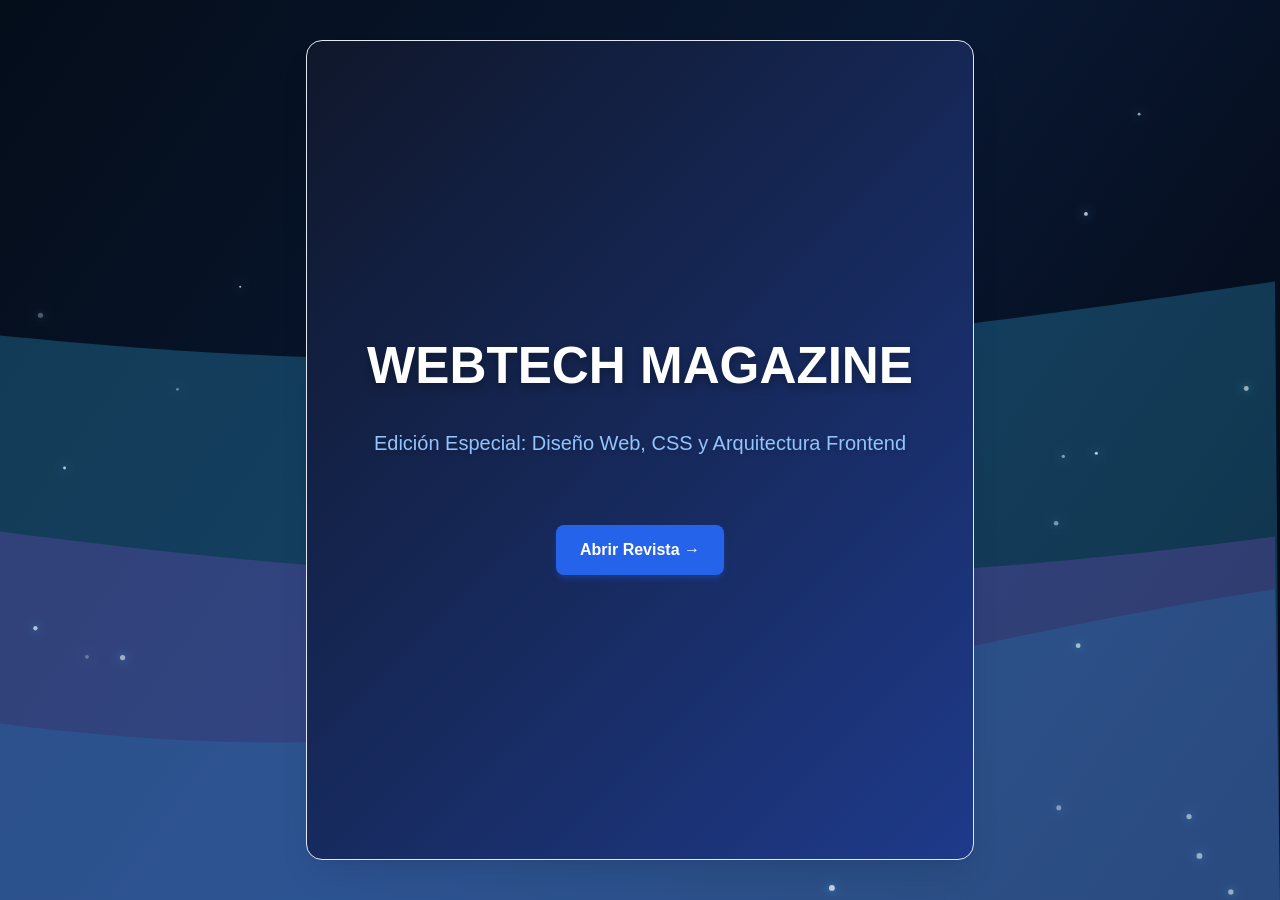
<file: index.html>
<!DOCTYPE html>
<html lang="es">
<head>
    <meta charset="UTF-8">
    <title>Revista Digital - Portada</title>
    <link rel="stylesheet" href="style.css">
</head>
<body>
    <div class="revista-container portada">
        <h1>WEBTECH MAGAZINE</h1>
        <p>Edición Especial: Diseño Web, CSS y Arquitectura Frontend</p>
        <br><br>
        <a href="editorial.html" class="btn-nav">Abrir Revista &rarr;</a>
    </div>
    <script src="script.js"></script>
</body>
</html>
</file>
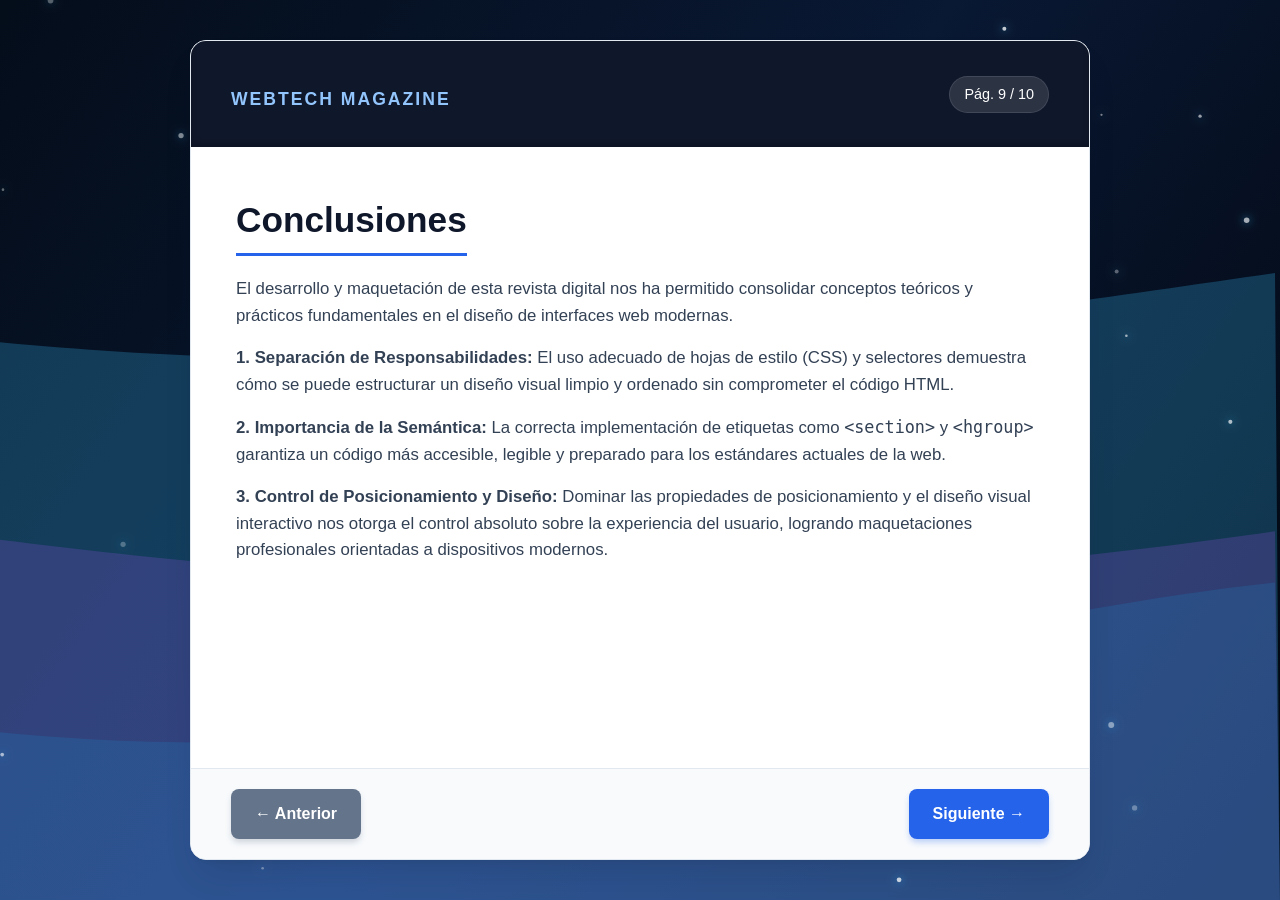
<file: conclusion.html>
<!DOCTYPE html>
<html lang="es">
<head>
    <meta charset="UTF-8">
    <title>Conclusiones - WebTech Magazine</title>
    <link rel="stylesheet" href="style.css">
</head>
<body>
    <div class="revista-container">
        <header class="magazine-header">
            <h2>WebTech Magazine</h2>
            <span class="page-number">Pág. 9 / 10</span>
        </header>

        <main class="magazine-content">
            <h1>Conclusiones</h1>
            <p>El desarrollo y maquetación de esta revista digital nos ha permitido consolidar conceptos teóricos y prácticos fundamentales en el diseño de interfaces web modernas.</p>
            
            <p><strong>1. Separación de Responsabilidades:</strong> El uso adecuado de hojas de estilo (CSS) y selectores demuestra cómo se puede estructurar un diseño visual limpio y ordenado sin comprometer el código HTML.</p>
            
            <p><strong>2. Importancia de la Semántica:</strong> La correcta implementación de etiquetas como <code>&lt;section&gt;</code> y <code>&lt;hgroup&gt;</code> garantiza un código más accesible, legible y preparado para los estándares actuales de la web.</p>
            
            <p><strong>3. Control de Posicionamiento y Diseño:</strong> Dominar las propiedades de posicionamiento y el diseño visual interactivo nos otorga el control absoluto sobre la experiencia del usuario, logrando maquetaciones profesionales orientadas a dispositivos modernos.</p>
        </main>

        <footer class="magazine-footer">
            <a href="posicion.html" id="prev-page" class="btn-nav btn-secondary">&larr; Anterior</a>
            <a href="creditos.html" id="next-page" class="btn-nav">Siguiente &rarr;</a>
        </footer>
    </div>
    <script src="script.js"></script>
</body>
</html>
</file>
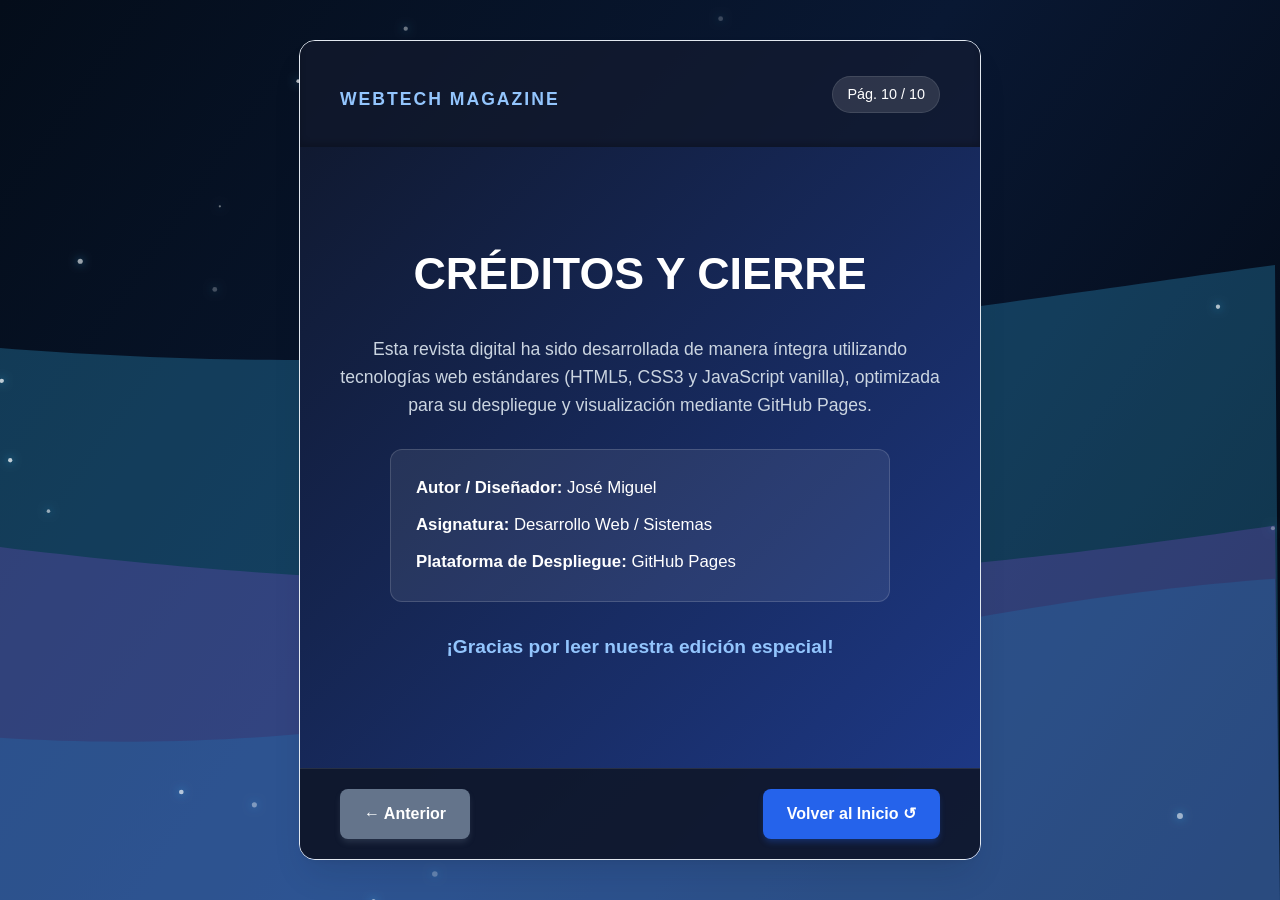
<file: creditos.html>
<!DOCTYPE html>
<html lang="es">
<head>
    <meta charset="UTF-8">
    <title>Contraportada y Créditos - WebTech Magazine</title>
    <link rel="stylesheet" href="style.css">
</head>
<body>
    <div class="revista-container" style="background: linear-gradient(135deg, #0f172a 0%, #1e3a8a 100%); color: white;">
        <header class="magazine-header" style="background: rgba(15, 23, 42, 0.8);">
            <h2 style="color: #93c5fd;">WebTech Magazine</h2>
            <span class="page-number">Pág. 10 / 10</span>
        </header>

        <main class="magazine-content" style="text-align: center; display: flex; flex-direction: column; justify-content: center; align-items: center; padding: 40px;">
            <h1 style="color: white; border-bottom: none; font-size: 2.8rem; margin-bottom: 20px;">CRÉDITOS Y CIERRE</h1>
            
            <p style="color: #cbd5e1; max-width: 600px; font-size: 1.1rem; margin-bottom: 30px;">
                Esta revista digital ha sido desarrollada de manera íntegra utilizando tecnologías web estándares (HTML5, CSS3 y JavaScript vanilla), optimizada para su despliegue y visualización mediante GitHub Pages.
            </p>

            <div style="background: rgba(255, 255, 255, 0.08); padding: 25px; border-radius: 12px; border: 1px solid rgba(255, 255, 255, 0.15); width: 100%; max-width: 500px; margin-bottom: 30px; text-align: left;">
                <p style="margin-bottom: 10px; color: #ffffff;"><strong>Autor / Diseñador:</strong> José Miguel</p>
                <p style="margin-bottom: 10px; color: #ffffff;"><strong>Asignatura:</strong> Desarrollo Web / Sistemas</p>
                <p style="margin: 0; color: #ffffff;"><strong>Plataforma de Despliegue:</strong> GitHub Pages</p>
            </div>

            <p style="color: #93c5fd; font-size: 1.2rem; font-weight: 600;">¡Gracias por leer nuestra edición especial!</p>
        </main>

        <footer class="magazine-footer" style="background: rgba(15, 23, 42, 0.9); border-top: 1px solid rgba(255, 255, 255, 0.1);">
            <a href="conclusion.html" id="prev-page" class="btn-nav btn-secondary">&larr; Anterior</a>
            <a href="index.html" id="next-page" class="btn-nav" style="background: #2563eb;">Volver al Inicio &circlearrowleft;</a>
        </footer>
    </div>
    <script src="script.js"></script>
</body>
</html>
</file>
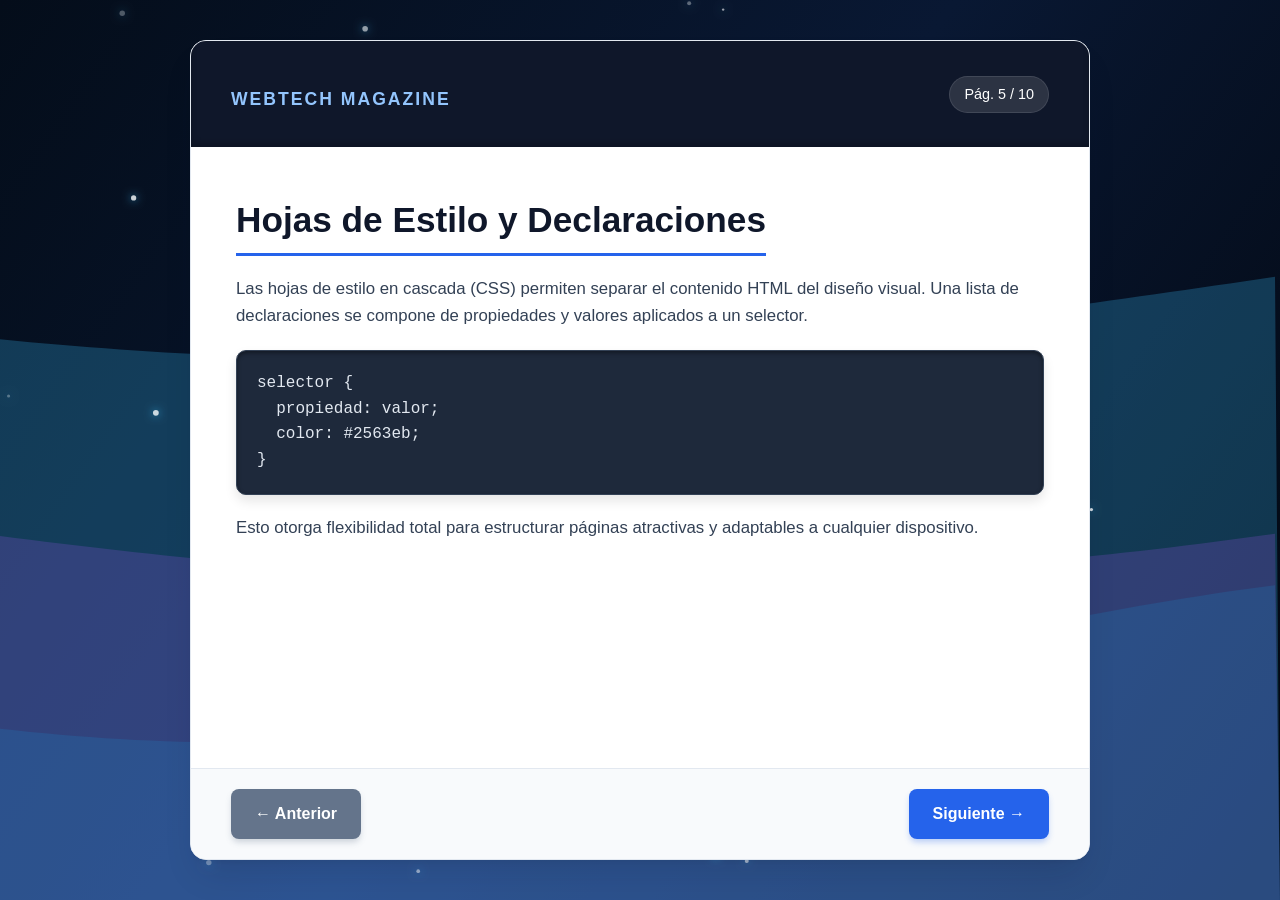
<file: css.html>
<!DOCTYPE html>
<html lang="es">
<head>
    <meta charset="UTF-8">
    <title>Hojas de Estilo - Revista</title>
    <link rel="stylesheet" href="style.css">
</head>
<body>
    <div class="revista-container">
        <header class="magazine-header">
            <h2>WebTech Magazine</h2>
            <span class="page-number">Pág. 5 / 10</span>
        </header>

        <main class="magazine-content">
            <h1>Hojas de Estilo y Declaraciones</h1>
            <p>Las hojas de estilo en cascada (CSS) permiten separar el contenido HTML del diseño visual. Una lista de declaraciones se compone de propiedades y valores aplicados a un selector.</p>
            
            <div class="code-box">
                selector {<br>
                &nbsp;&nbsp;propiedad: valor;<br>
                &nbsp;&nbsp;color: #2563eb;<br>
                }
            </div>
            
            <p>Esto otorga flexibilidad total para estructurar páginas atractivas y adaptables a cualquier dispositivo.</p>
        </main>

        <footer class="magazine-footer">
            <a href="introduccion.html" id="prev-page" class="btn-nav btn-secondary">&larr; Anterior</a>
            <a href="selectores.html" id="next-page" class="btn-nav">Siguiente &rarr;</a>
        </footer>
    </div>
    <script src="script.js"></script>
</body>
</html>
</file>
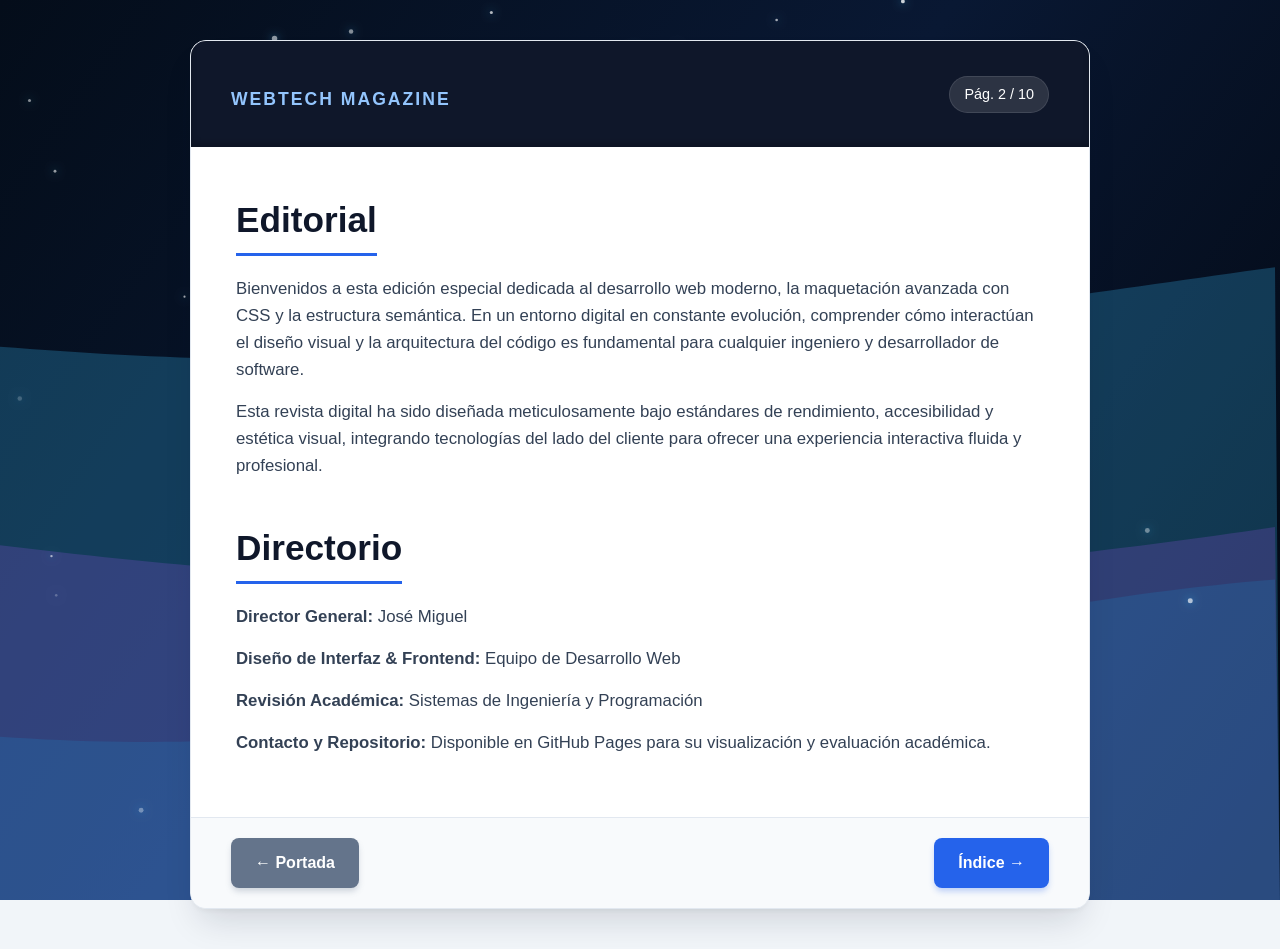
<file: editorial.html>
<!DOCTYPE html>
<html lang="es">
<head>
    <meta charset="UTF-8">
    <title>Editorial y Directorio - WebTech Magazine</title>
    <link rel="stylesheet" href="style.css">
</head>
<body>
    <div class="revista-container">
        <!-- Encabezado de la página -->
        <header class="magazine-header">
            <h2>WebTech Magazine</h2>
            <span class="page-number">Pág. 2 / 10</span>
        </header>

        <!-- Contenido principal -->
        <main class="magazine-content">
            <h1>Editorial</h1>
            <p>Bienvenidos a esta edición especial dedicada al desarrollo web moderno, la maquetación avanzada con CSS y la estructura semántica. En un entorno digital en constante evolución, comprender cómo interactúan el diseño visual y la arquitectura del código es fundamental para cualquier ingeniero y desarrollador de software.</p>
            <p>Esta revista digital ha sido diseñada meticulosamente bajo estándares de rendimiento, accesibilidad y estética visual, integrando tecnologías del lado del cliente para ofrecer una experiencia interactiva fluida y profesional.</p>

            <br>
            
            <h1>Directorio</h1>
            <p><strong>Director General:</strong> José Miguel</p>
            <p><strong>Diseño de Interfaz & Frontend:</strong> Equipo de Desarrollo Web</p>
            <p><strong>Revisión Académica:</strong> Sistemas de Ingeniería y Programación</p>
            <p><strong>Contacto y Repositorio:</strong> Disponible en GitHub Pages para su visualización y evaluación académica.</p>
        </main>

        <!-- Navegación inferior -->
        <footer class="magazine-footer">
            <a href="index.html" id="prev-page" class="btn-nav btn-secondary">&larr; Portada</a>
            <a href="indice.html" id="next-page" class="btn-nav">Índice &rarr;</a>
        </footer>
    </div>

    <script src="script.js"></script>
</body>
</html>
</file>
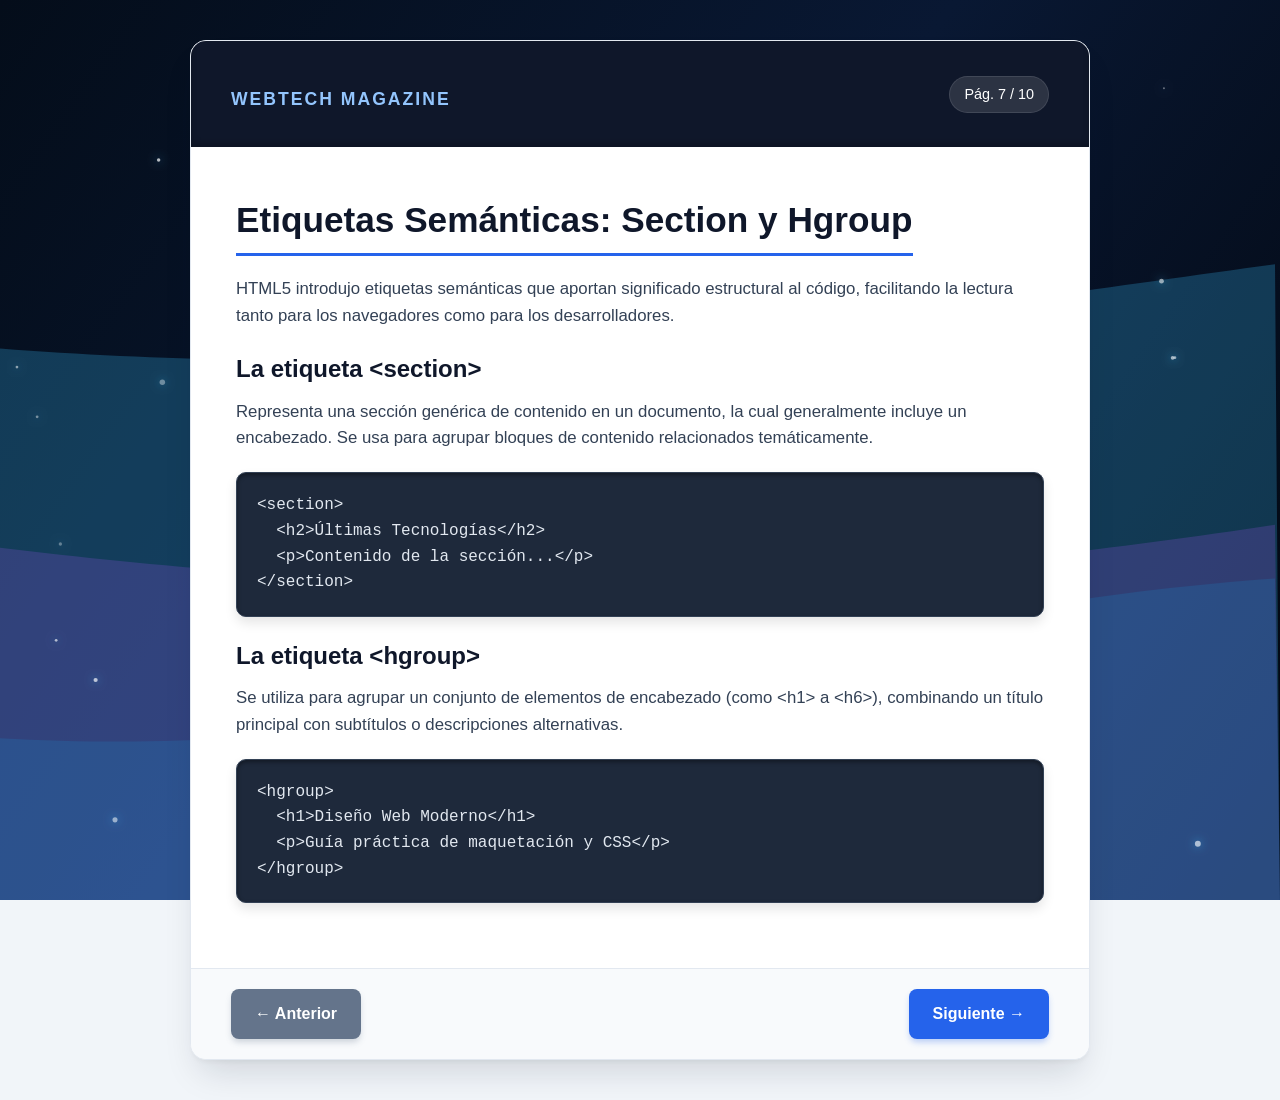
<file: html5.html>
<!DOCTYPE html>
<html lang="es">
<head>
    <meta charset="UTF-8">
    <title>Etiquetas Semánticas - WebTech Magazine</title>
    <link rel="stylesheet" href="style.css">
</head>
<body>
    <div class="revista-container">
        <header class="magazine-header">
            <h2>WebTech Magazine</h2>
            <span class="page-number">Pág. 7 / 10</span>
        </header>

        <main class="magazine-content">
            <h1>Etiquetas Semánticas: Section y Hgroup</h1>
            <p>HTML5 introdujo etiquetas semánticas que aportan significado estructural al código, facilitando la lectura tanto para los navegadores como para los desarrolladores.</p>
            
            <h2>La etiqueta &lt;section&gt;</h2>
            <p>Representa una sección genérica de contenido en un documento, la cual generalmente incluye un encabezado. Se usa para agrupar bloques de contenido relacionados temáticamente.</p>
            <div class="code-box">
                &lt;section&gt;<br>
                &nbsp;&nbsp;&lt;h2&gt;Últimas Tecnologías&lt;/h2&gt;<br>
                &nbsp;&nbsp;&lt;p&gt;Contenido de la sección...&lt;/p&gt;<br>
                &lt;/section&gt;
            </div>

            <h2>La etiqueta &lt;hgroup&gt;</h2>
            <p>Se utiliza para agrupar un conjunto de elementos de encabezado (como &lt;h1&gt; a &lt;h6&gt;), combinando un título principal con subtítulos o descripciones alternativas.</p>
            <div class="code-box">
                &lt;hgroup&gt;<br>
                &nbsp;&nbsp;&lt;h1&gt;Diseño Web Moderno&lt;/h1&gt;<br>
                &nbsp;&nbsp;&lt;p&gt;Guía práctica de maquetación y CSS&lt;/p&gt;<br>
                &lt;/hgroup&gt;
            </div>
        </main>

        <footer class="magazine-footer">
            <a href="selectores.html" id="prev-page" class="btn-nav btn-secondary">&larr; Anterior</a>
            <a href="posicion.html" id="next-page" class="btn-nav">Siguiente &rarr;</a>
        </footer>
    </div>
    <script src="script.js"></script>
</body>
</html>
</file>
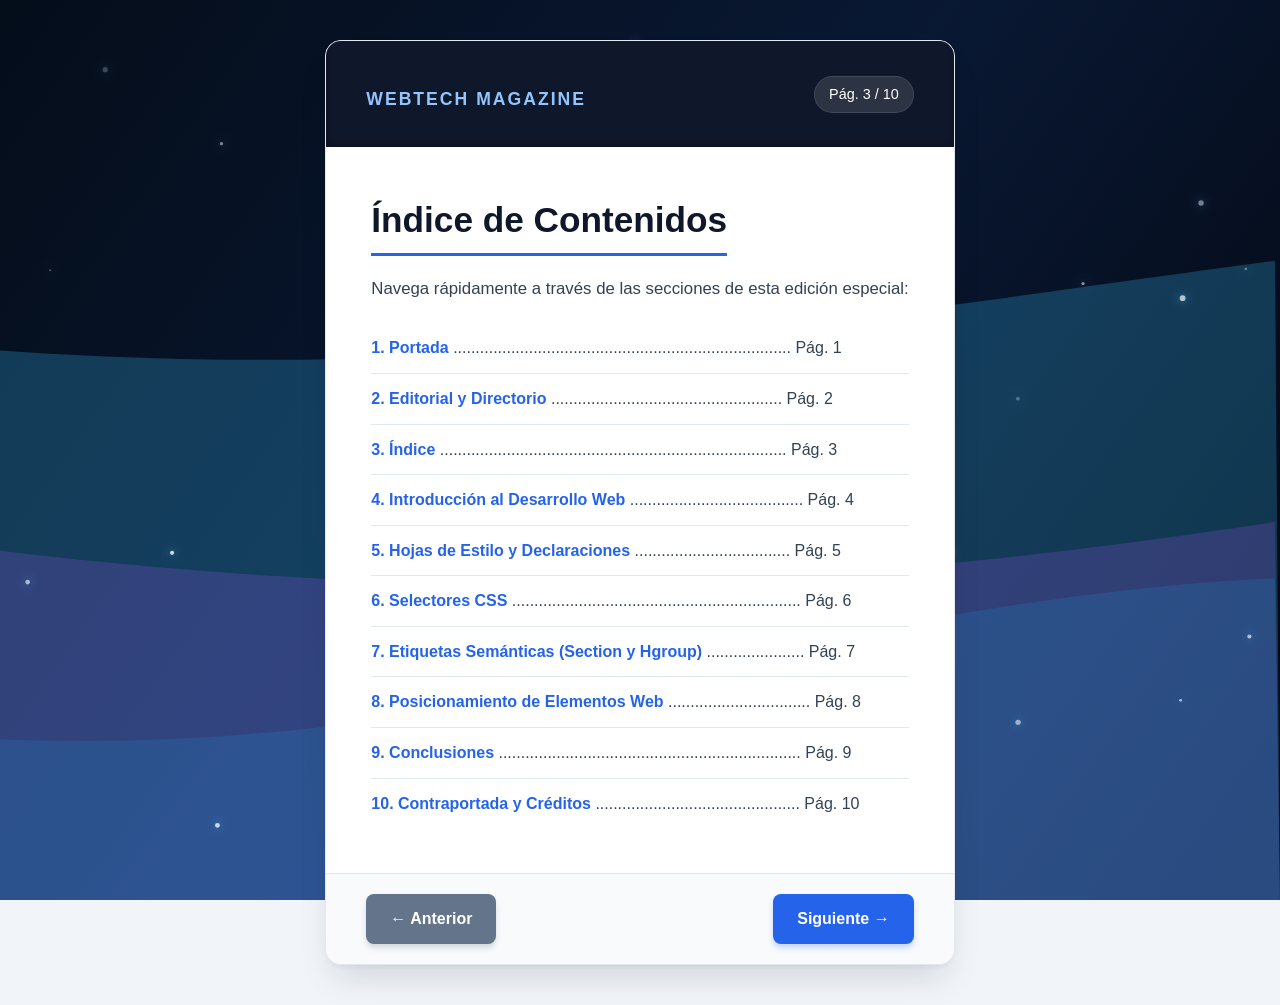
<file: indice.html>
<!DOCTYPE html>
<html lang="es">
<head>
    <meta charset="UTF-8">
    <title>Índice - WebTech Magazine</title>
    <link rel="stylesheet" href="style.css">
</head>
<body>
    <div class="revista-container">
        <header class="magazine-header">
            <h2>WebTech Magazine</h2>
            <span class="page-number">Pág. 3 / 10</span>
        </header>

        <main class="magazine-content">
            <h1>Índice de Contenidos</h1>
            <p>Navega rápidamente a través de las secciones de esta edición especial:</p>
            
            <ul style="list-style: none; padding: 0; margin-top: 20px;">
                <li style="padding: 12px 0; border-bottom: 1px solid #e2e8f0;"><a href="index.html" style="text-decoration: none; color: #2563eb; font-weight: 600;">1. Portada</a> ............................................................................ Pág. 1</li>
                <li style="padding: 12px 0; border-bottom: 1px solid #e2e8f0;"><a href="editorial.html" style="text-decoration: none; color: #2563eb; font-weight: 600;">2. Editorial y Directorio</a> .................................................... Pág. 2</li>
                <li style="padding: 12px 0; border-bottom: 1px solid #e2e8f0;"><a href="indice.html" style="text-decoration: none; color: #2563eb; font-weight: 600;">3. Índice</a> .............................................................................. Pág. 3</li>
                <li style="padding: 12px 0; border-bottom: 1px solid #e2e8f0;"><a href="introduccion.html" style="text-decoration: none; color: #2563eb; font-weight: 600;">4. Introducción al Desarrollo Web</a> ....................................... Pág. 4</li>
                <li style="padding: 12px 0; border-bottom: 1px solid #e2e8f0;"><a href="css.html" style="text-decoration: none; color: #2563eb; font-weight: 600;">5. Hojas de Estilo y Declaraciones</a> ................................... Pág. 5</li>
                <li style="padding: 12px 0; border-bottom: 1px solid #e2e8f0;"><a href="selectores.html" style="text-decoration: none; color: #2563eb; font-weight: 600;">6. Selectores CSS</a> ................................................................. Pág. 6</li>
                <li style="padding: 12px 0; border-bottom: 1px solid #e2e8f0;"><a href="html5.html" style="text-decoration: none; color: #2563eb; font-weight: 600;">7. Etiquetas Semánticas (Section y Hgroup)</a> ...................... Pág. 7</li>
                <li style="padding: 12px 0; border-bottom: 1px solid #e2e8f0;"><a href="posicion.html" style="text-decoration: none; color: #2563eb; font-weight: 600;">8. Posicionamiento de Elementos Web</a> ................................ Pág. 8</li>
                <li style="padding: 12px 0; border-bottom: 1px solid #e2e8f0;"><a href="conclusion.html" style="text-decoration: none; color: #2563eb; font-weight: 600;">9. Conclusiones</a> .................................................................... Pág. 9</li>
                <li style="padding: 12px 0;"><a href="creditos.html" style="text-decoration: none; color: #2563eb; font-weight: 600;">10. Contraportada y Créditos</a> .............................................. Pág. 10</li>
            </ul>
        </main>

        <footer class="magazine-footer">
            <a href="editorial.html" id="prev-page" class="btn-nav btn-secondary">&larr; Anterior</a>
            <a href="introduccion.html" id="next-page" class="btn-nav">Siguiente &rarr;</a>
        </footer>
    </div>
    <script src="script.js"></script>
</body>
</html>
</file>
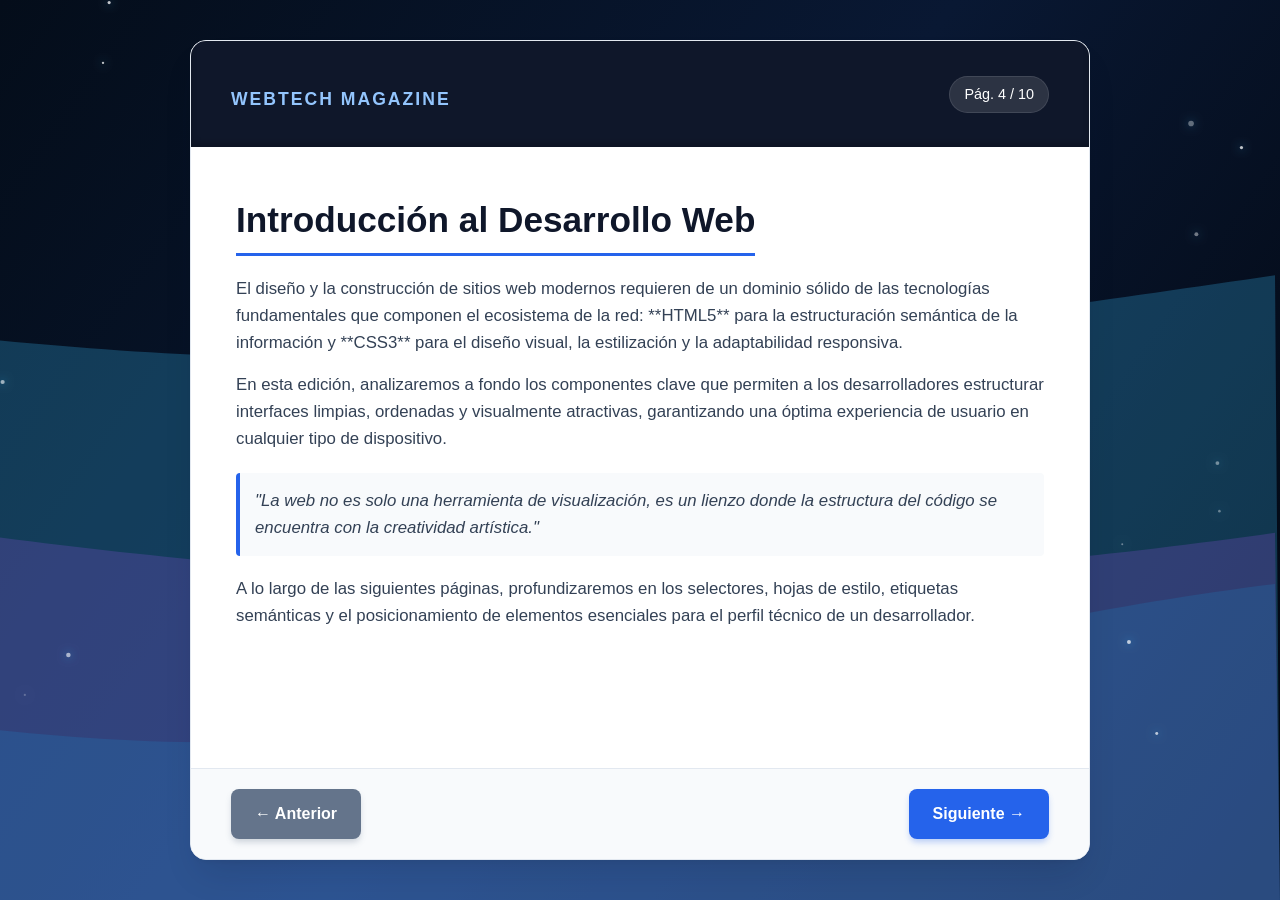
<file: introduccion.html>
<!DOCTYPE html>
<html lang="es">
<head>
    <meta charset="UTF-8">
    <title>Introducción - WebTech Magazine</title>
    <link rel="stylesheet" href="style.css">
</head>
<body>
    <div class="revista-container">
        <header class="magazine-header">
            <h2>WebTech Magazine</h2>
            <span class="page-number">Pág. 4 / 10</span>
        </header>

        <main class="magazine-content">
            <h1>Introducción al Desarrollo Web</h1>
            <p>El diseño y la construcción de sitios web modernos requieren de un dominio sólido de las tecnologías fundamentales que componen el ecosistema de la red: **HTML5** para la estructuración semántica de la información y **CSS3** para el diseño visual, la estilización y la adaptabilidad responsiva.</p>
            <p>En esta edición, analizaremos a fondo los componentes clave que permiten a los desarrolladores estructurar interfaces limpias, ordenadas y visualmente atractivas, garantizando una óptima experiencia de usuario en cualquier tipo de dispositivo.</p>
            
            <div style="background: #f8fafc; border-left: 4px solid #2563eb; padding: 15px; margin: 20px 0; border-radius: 4px;">
                <p style="margin: 0; font-style: italic;">"La web no es solo una herramienta de visualización, es un lienzo donde la estructura del código se encuentra con la creatividad artística."</p>
            </div>
            
            <p>A lo largo de las siguientes páginas, profundizaremos en los selectores, hojas de estilo, etiquetas semánticas y el posicionamiento de elementos esenciales para el perfil técnico de un desarrollador.</p>
        </main>

        <footer class="magazine-footer">
            <a href="indice.html" id="prev-page" class="btn-nav btn-secondary">&larr; Anterior</a>
            <a href="css.html" id="next-page" class="btn-nav">Siguiente &rarr;</a>
        </footer>
    </div>
    <script src="script.js"></script>
</body>
</html>
</file>
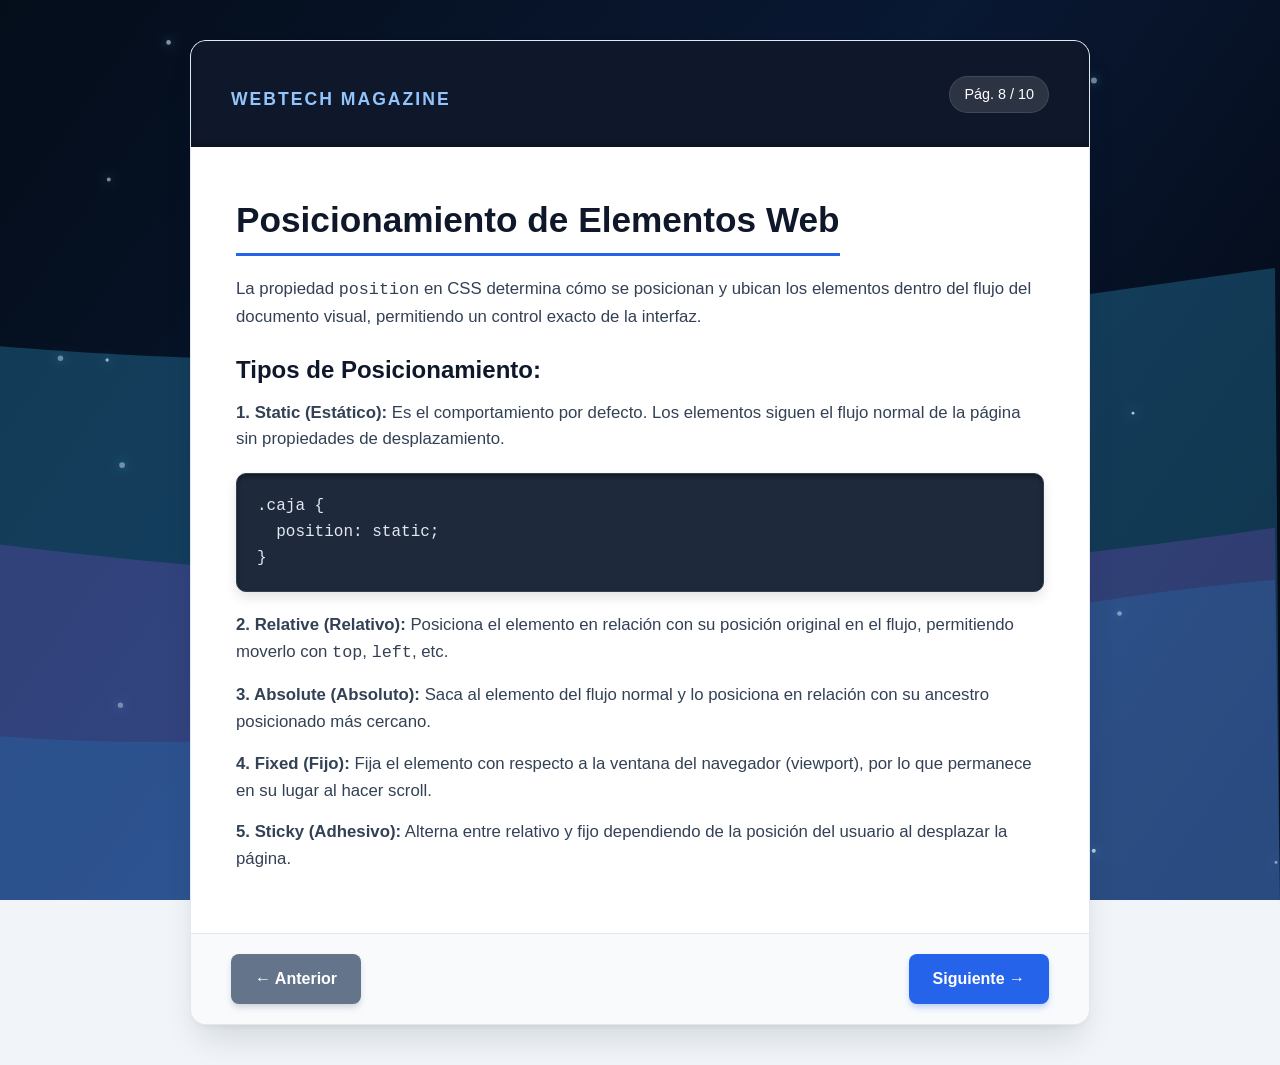
<file: posicion.html>
<!DOCTYPE html>
<html lang="es">
<head>
    <meta charset="UTF-8">
    <title>Posicionamiento Web - WebTech Magazine</title>
    <link rel="stylesheet" href="style.css">
</head>
<body>
    <div class="revista-container">
        <header class="magazine-header">
            <h2>WebTech Magazine</h2>
            <span class="page-number">Pág. 8 / 10</span>
        </header>

        <main class="magazine-content">
            <h1>Posicionamiento de Elementos Web</h1>
            <p>La propiedad <code>position</code> en CSS determina cómo se posicionan y ubican los elementos dentro del flujo del documento visual, permitiendo un control exacto de la interfaz.</p>
            
            <h2>Tipos de Posicionamiento:</h2>
            <p><strong>1. Static (Estático):</strong> Es el comportamiento por defecto. Los elementos siguen el flujo normal de la página sin propiedades de desplazamiento.</p>
            <div class="code-box">
                .caja {<br>
                &nbsp;&nbsp;position: static;<br>
                }
            </div>

            <p><strong>2. Relative (Relativo):</strong> Posiciona el elemento en relación con su posición original en el flujo, permitiendo moverlo con <code>top</code>, <code>left</code>, etc.</p>
            
            <p><strong>3. Absolute (Absoluto):</strong> Saca al elemento del flujo normal y lo posiciona en relación con su ancestro posicionado más cercano.</p>
            
            <p><strong>4. Fixed (Fijo):</strong> Fija el elemento con respecto a la ventana del navegador (viewport), por lo que permanece en su lugar al hacer scroll.</p>
            
            <p><strong>5. Sticky (Adhesivo):</strong> Alterna entre relativo y fijo dependiendo de la posición del usuario al desplazar la página.</p>
        </main>

        <footer class="magazine-footer">
            <a href="html5.html" id="prev-page" class="btn-nav btn-secondary">&larr; Anterior</a>
            <a href="conclusion.html" id="next-page" class="btn-nav">Siguiente &rarr;</a>
        </footer>
    </div>
    <script src="script.js"></script>
</body>
</html>
</file>
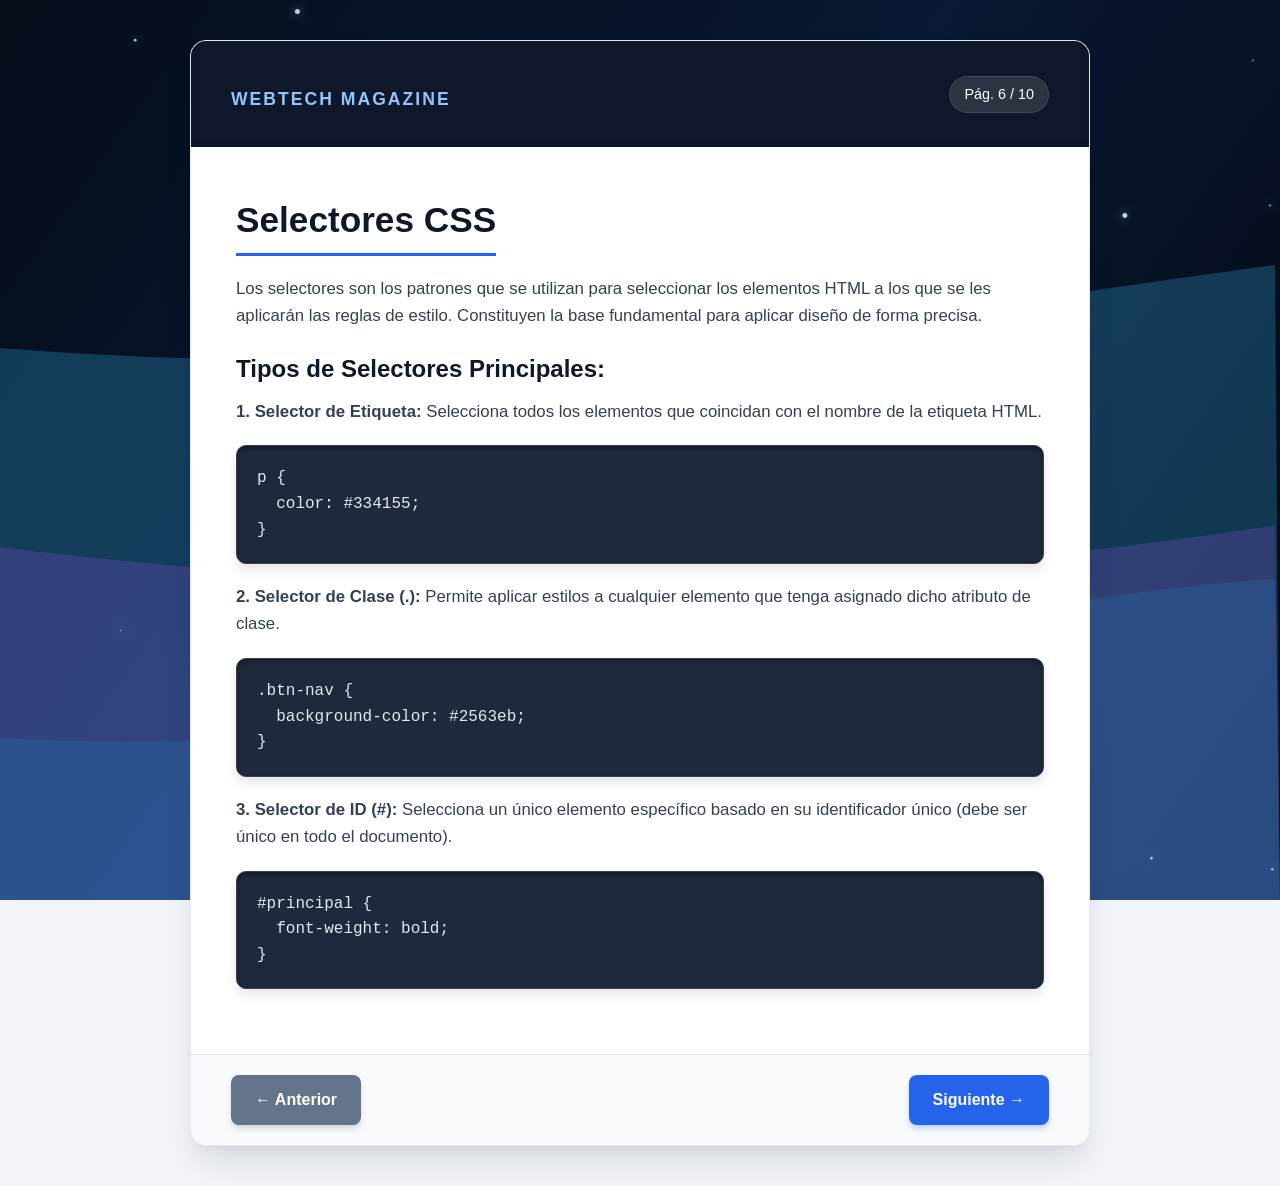
<file: selectores.html>
<!DOCTYPE html>
<html lang="es">
<head>
    <meta charset="UTF-8">
    <title>Selectores CSS - WebTech Magazine</title>
    <link rel="stylesheet" href="style.css">
</head>
<body>
    <div class="revista-container">
        <header class="magazine-header">
            <h2>WebTech Magazine</h2>
            <span class="page-number">Pág. 6 / 10</span>
        </header>

        <main class="magazine-content">
            <h1>Selectores CSS</h1>
            <p>Los selectores son los patrones que se utilizan para seleccionar los elementos HTML a los que se les aplicarán las reglas de estilo. Constituyen la base fundamental para aplicar diseño de forma precisa.</p>
            
            <h2>Tipos de Selectores Principales:</h2>
            <p><strong>1. Selector de Etiqueta:</strong> Selecciona todos los elementos que coincidan con el nombre de la etiqueta HTML.</p>
            <div class="code-box">
                p {<br>
                &nbsp;&nbsp;color: #334155;<br>
                }
            </div>

            <p><strong>2. Selector de Clase (.):</strong> Permite aplicar estilos a cualquier elemento que tenga asignado dicho atributo de clase.</p>
            <div class="code-box">
                .btn-nav {<br>
                &nbsp;&nbsp;background-color: #2563eb;<br>
                }
            </div>

            <p><strong>3. Selector de ID (#):</strong> Selecciona un único elemento específico basado en su identificador único (debe ser único en todo el documento).</p>
            <div class="code-box">
                #principal {<br>
                &nbsp;&nbsp;font-weight: bold;<br>
                }
            </div>
        </main>

        <footer class="magazine-footer">
            <a href="css.html" id="prev-page" class="btn-nav btn-secondary">&larr; Anterior</a>
            <a href="html5.html" id="next-page" class="btn-nav">Siguiente &rarr;</a>
        </footer>
    </div>
    <script src="script.js"></script>
</body>
</html>
</file>
<file: style.css>
/* Posicionamiento del Canvas de fondo animado */
#bg-canvas {
    position: fixed;
    top: 0;
    left: 0;
    width: 100vw;
    height: 100vh;
    z-index: -1;
    pointer-events: none;
}

/* Asegurar que la revista flote con opacidad perfecta sobre el fondo */
body {
    position: relative;
    background: transparent; /* El fondo lo maneja el canvas */
}  

:root {
    --primary-color: #0f172a;
    --accent-color: #2563eb;
    --bg-color: #f1f5f9;
    --card-bg: #ffffff;
    --text-color: #334155;
    --border-color: #e2e8f0;
}

* {
    margin: 0;
    padding: 0;
    box-sizing: border-box;
}

body {
    font-family: 'Segoe UI', Tahoma, Geneva, Verdana, sans-serif;
    background-color: var(--bg-color);
    color: var(--text-color);
    line-height: 1.6;
    display: flex;
    flex-direction: column;
    min-height: 100vh;
}

/* Contenedor principal con efecto de profundidad elevado */
.revista-container {
    max-width: 900px;
    margin: 40px auto;
    background: var(--card-bg);
    border-radius: 16px;
    /* Sombra profunda para dar efecto 3D flotante */
    box-shadow: 0 20px 35px -10px rgba(15, 23, 42, 0.15), 0 4px 6px -2px rgba(15, 23, 42, 0.05);
    overflow: hidden;
    border: 1px solid var(--border-color);
    flex: 1;
    display: flex;
    flex-direction: column;
    transition: transform 0.3s ease, box-shadow 0.3s ease;
}

/* Sutil animación al pasar el cursor por toda la página de la revista */
.revista-container:hover {
    box-shadow: 0 25px 45px -10px rgba(15, 23, 42, 0.22), 0 8px 12px -4px rgba(15, 23, 42, 0.08);
}

.magazine-header {
    background: var(--primary-color);
    color: white;
    padding: 24px 40px;
    display: flex;
    justify-content: space-between;
    align-items: center;
    box-shadow: inset 0 -4px 6px rgba(0, 0, 0, 0.2);
}

.magazine-header h2 {
    font-size: 1.1rem;
    letter-spacing: 2px;
    text-transform: uppercase;
    color: #93c5fd;
}

.page-number {
    font-size: 0.9rem;
    background: rgba(255, 255, 255, 0.12);
    padding: 6px 14px;
    border-radius: 20px;
    border: 1px solid rgba(255, 255, 255, 0.1);
}

.magazine-content {
    padding: 45px;
    flex: 1;
}

h1 {
    color: var(--primary-color);
    font-size: 2.2rem;
    margin-bottom: 20px;
    border-bottom: 3px solid var(--accent-color);
    display: inline-block;
    padding-bottom: 5px;
}

h2 {
    color: var(--primary-color);
    margin-top: 20px;
    margin-bottom: 10px;
}

p {
    margin-bottom: 15px;
    font-size: 1.05rem;
}

/* Caja de código con profundidad y efecto hover */
.code-box {
    background: #1e293b;
    color: #e2e8f0;
    padding: 20px;
    border-radius: 10px;
    font-family: 'Courier New', Courier, monospace;
    margin: 20px 0;
    overflow-x: auto;
    box-shadow: inset 0 2px 4px rgba(0, 0, 0, 0.4), 0 6px 12px rgba(0, 0, 0, 0.1);
    border: 1px solid #334155;
    transition: transform 0.2s ease, box-shadow 0.2s ease;
}

.code-box:hover {
    transform: translateY(-2px);
    box-shadow: inset 0 2px 4px rgba(0, 0, 0, 0.4), 0 10px 20px rgba(0, 0, 0, 0.15);
}

/* Navegación inferior */
.magazine-footer {
    padding: 20px 40px;
    background: #f8fafc;
    display: flex;
    justify-content: space-between;
    border-top: 1px solid var(--border-color);
}

/* Botones con animaciones dinámicas al pasar el mouse (hover y click) */
.btn-nav {
    background: var(--accent-color);
    color: white;
    padding: 12px 24px;
    border-radius: 8px;
    text-decoration: none;
    font-weight: 600;
    box-shadow: 0 4px 6px -1px rgba(37, 99, 235, 0.3);
    transition: all 0.25s ease;
}

.btn-nav:hover {
    background: #1d4ed8;
    transform: translateY(-3px);
    box-shadow: 0 8px 15px -3px rgba(37, 99, 235, 0.4);
}

.btn-nav:active {
    transform: translateY(-1px);
    box-shadow: 0 4px 6px -1px rgba(37, 99, 235, 0.3);
}

.btn-secondary {
    background: #64748b;
    box-shadow: 0 4px 6px -1px rgba(100, 116, 139, 0.3);
}

.btn-secondary:hover {
    background: #475569;
    box-shadow: 0 8px 15px -3px rgba(100, 116, 139, 0.4);
}

/* Estilos especiales para la portada con profundidad */
.portada {
    text-align: center;
    background: linear-gradient(135deg, #0f172a 0%, #1e3a8a 100%);
    color: white;
    justify-content: center;
    align-items: center;
    display: flex;
    flex-direction: column;
    padding: 60px;
}

.portada h1 {
    color: white;
    border-bottom: none;
    font-size: 3.2rem;
    margin-bottom: 15px;
    text-shadow: 0 4px 10px rgba(0, 0, 0, 0.3);
}

.portada p {
    color: #93c5fd;
    font-size: 1.25rem;
    text-shadow: 0 2px 5px rgba(0, 0, 0, 0.2);
}
</file>
